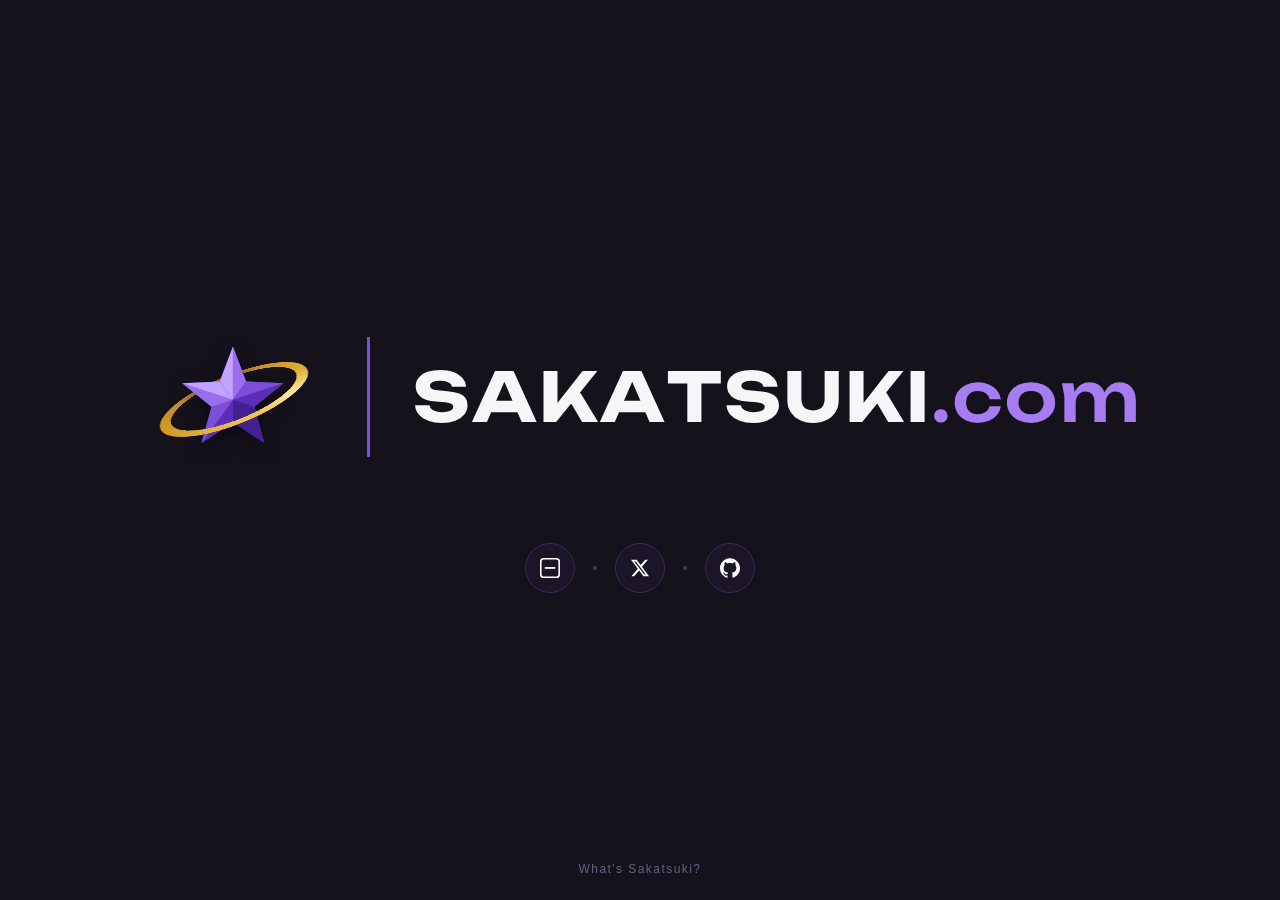
<file: public/index.html>
<!DOCTYPE html>
<html lang="ja">
<head>
<meta charset="utf-8">
<meta name="viewport" content="width=device-width, initial-scale=1">
<title>Sakatsuki.com</title>
<meta name="description" content="Miyu Sakatsuki's Website">
<link rel="icon" type="image/svg+xml" href="data:image/svg+xml,%3Csvg xmlns='http://www.w3.org/2000/svg' viewBox='0 0 64 64'%3E%3Cdefs%3E%3ClinearGradient id='g' x1='0.2' y1='0' x2='0.8' y2='1'%3E%3Cstop offset='0' stop-color='%23F7D374'/%3E%3Cstop offset='1' stop-color='%23D19A28'/%3E%3C/linearGradient%3E%3C/defs%3E%3Cellipse cx='32' cy='32' rx='28' ry='8.5' transform='rotate(-22 32 32)' fill='none' stroke='%235B2DB8' stroke-width='4.5'/%3E%3Cpolygon points='32,14 36.7,26.53 50.07,27.13 39.61,35.47 43.17,48.37 32,41 20.83,48.37 24.39,35.47 13.93,27.13 27.3,26.53' fill='url(%23g)' stroke='%23B9831C' stroke-linejoin='round'/%3E%3Cpath d='M4 32A28 8.5 0 0 0 60 32' transform='rotate(-22 32 32)' fill='none' stroke='%237B4FD6' stroke-width='4.5' stroke-linecap='round'/%3E%3C/svg%3E">
<link rel="stylesheet" href="css/style.css">
</head>
<body>
<main>
  <div class="sky" aria-hidden="true">
    <span></span><span></span><span></span><span></span><span></span>
  </div>
  <div class="content">
    <div class="brand">
      <div class="emblem" aria-hidden="true">
        <div class="tilt"><div class="ring"></div></div>
        <div class="star"><i></i><i></i><i></i><i></i><i></i><i></i><i></i><i></i><i></i><i></i><i></i></div>
      </div>
      <div class="divider"></div>
      <h1 class="logo">SAKATSUKI.com</h1>
    </div>
    <nav class="links">
      <a href="https://sakatsuki.blog/" aria-label="EmDash"><svg width="20" height="20" viewBox="0 0 75 75" fill="none" aria-hidden="true"><rect x="3" y="3" width="69" height="69" rx="10.518" stroke="currentColor" stroke-width="6"/><rect x="18" y="34" width="39.3661" height="6.56101" fill="currentColor"/></svg></a>
      <div class="dot"></div>
      <a href="https://x.com/miyu_dev" aria-label="X"><svg width="18" height="18" viewBox="0 0 24 24" fill="currentColor" aria-hidden="true"><path d="M18.901 1.153h3.68l-8.04 9.19L24 22.846h-7.406l-5.8-7.584-6.638 7.584H.474l8.6-9.83L0 1.154h7.594l5.243 6.932ZM17.61 20.644h2.039L6.486 3.24H4.298Z"/></svg></a>
      <div class="dot"></div>
      <a href="https://github.com/Miyu-dev" aria-label="GitHub"><svg width="20" height="20" viewBox="0 0 24 24" fill="currentColor" aria-hidden="true"><path d="M12 .297c-6.63 0-12 5.373-12 12 0 5.303 3.438 9.8 8.205 11.385.6.113.82-.258.82-.577 0-.285-.01-1.04-.015-2.04-3.338.724-4.042-1.61-4.042-1.61C4.422 18.07 3.633 17.7 3.633 17.7c-1.087-.744.084-.729.084-.729 1.205.084 1.838 1.236 1.838 1.236 1.07 1.835 2.809 1.305 3.495.998.108-.776.417-1.305.76-1.605-2.665-.3-5.466-1.332-5.466-5.93 0-1.31.465-2.38 1.235-3.22-.135-.303-.54-1.523.105-3.176 0 0 1.005-.322 3.3 1.23.96-.267 1.98-.399 3-.405 1.02.006 2.04.138 3 .405 2.28-1.552 3.285-1.23 3.285-1.23.645 1.653.24 2.873.12 3.176.765.84 1.23 1.91 1.23 3.22 0 4.61-2.805 5.625-5.475 5.92.42.36.81 1.096.81 2.22 0 1.606-.015 2.896-.015 3.286 0 .315.21.69.825.57C20.565 22.092 24 17.592 24 12.297c0-6.627-5.373-12-12-12"/></svg></a>
    </nav>
  </div>
  <a class="about" href="/about">What's Sakatsuki?</a>
</main>
</body>
</html>
</file>
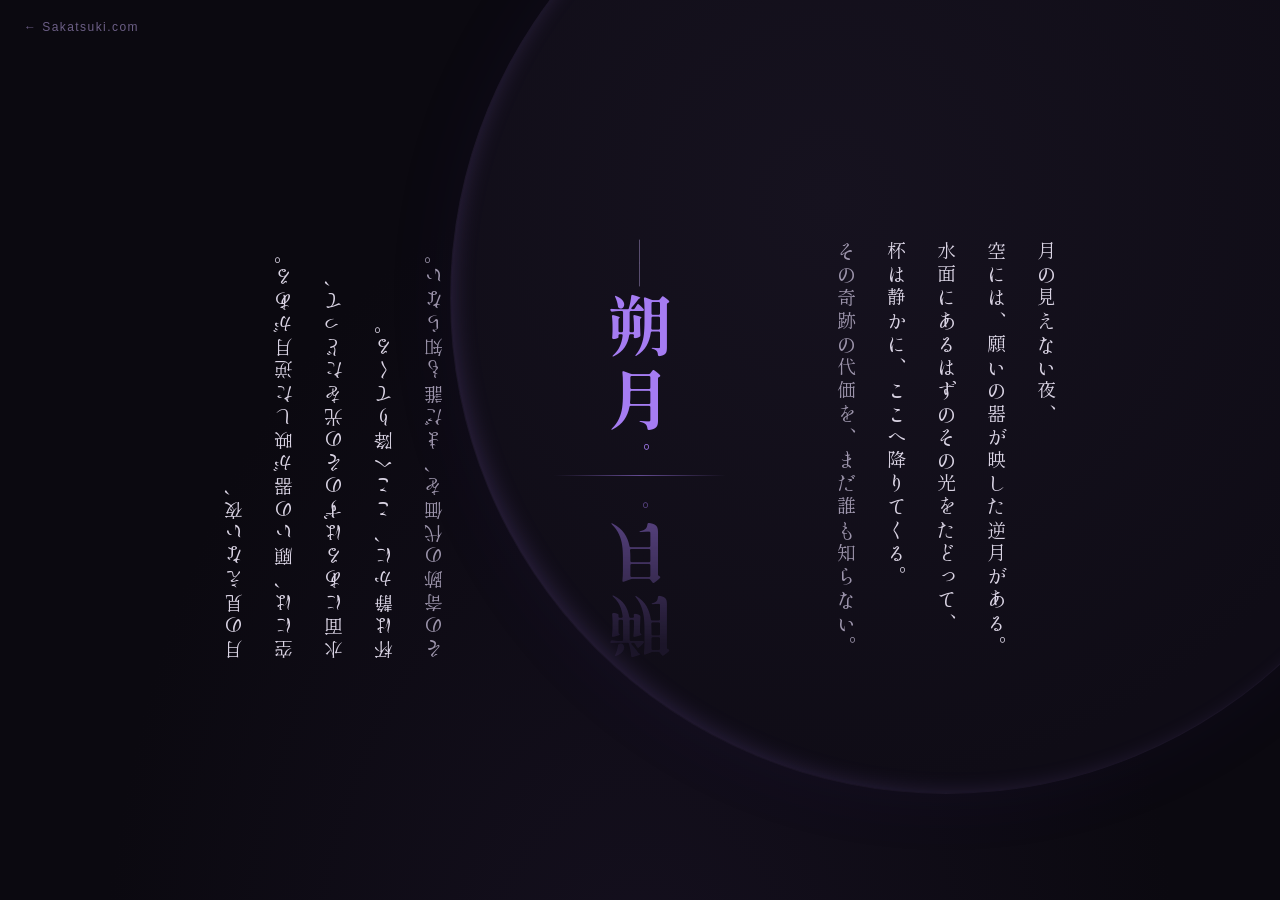
<file: public/about.html>
<!DOCTYPE html>
<html lang="ja">
<head>
<meta charset="utf-8">
<meta name="viewport" content="width=device-width, initial-scale=1">
<title>What's Sakatsuki? | Sakatsuki.com</title>
<meta name="description" content="Miyu Sakatsuki's Website">
<link rel="icon" type="image/svg+xml" href="data:image/svg+xml,%3Csvg xmlns='http://www.w3.org/2000/svg' viewBox='0 0 64 64'%3E%3Cdefs%3E%3ClinearGradient id='g' x1='0.2' y1='0' x2='0.8' y2='1'%3E%3Cstop offset='0' stop-color='%23F7D374'/%3E%3Cstop offset='1' stop-color='%23D19A28'/%3E%3C/linearGradient%3E%3C/defs%3E%3Cellipse cx='32' cy='32' rx='28' ry='8.5' transform='rotate(-22 32 32)' fill='none' stroke='%235B2DB8' stroke-width='4.5'/%3E%3Cpolygon points='32,14 36.7,26.53 50.07,27.13 39.61,35.47 43.17,48.37 32,41 20.83,48.37 24.39,35.47 13.93,27.13 27.3,26.53' fill='url(%23g)' stroke='%23B9831C' stroke-linejoin='round'/%3E%3Cpath d='M4 32A28 8.5 0 0 0 60 32' transform='rotate(-22 32 32)' fill='none' stroke='%237B4FD6' stroke-width='4.5' stroke-linecap='round'/%3E%3C/svg%3E">
<link rel="preconnect" href="https://fonts.googleapis.com">
<link rel="preconnect" href="https://fonts.gstatic.com" crossorigin>
<link rel="stylesheet" href="https://fonts.googleapis.com/css2?family=Shippori+Mincho+B1:wght@400;800&display=swap&text=月の見えない夜、空には願器が映した逆ある。水面ずそ光をどって杯静かこへ降りく奇跡代価まだ誰も知ら—朔">
<link rel="stylesheet" href="css/about.css">
</head>
<body>
<main>
  <a class="home" href="/">← Sakatsuki.com</a>
  <div class="moon" aria-hidden="true"></div>
  <div class="columns">
    <div class="verse mirror" aria-hidden="true">
      <p>月の見えない夜、</p>
      <p>空には、願いの器が映した逆月がある。</p>
      <p>水面にあるはずのその光をたどって、</p>
      <p>杯は静かに、ここへ降りてくる。</p>
      <p>その奇跡の代価を、まだ誰も知らない。</p>
    </div>
    <div class="title">
      <h1><span class="dash">——</span><b>朔月</b>。</h1>
      <span class="line" aria-hidden="true"></span>
      <span class="reflection" aria-hidden="true"><b>朔月</b>。</span>
    </div>
    <article class="verse">
      <p>月の見えない夜、</p>
      <p>空には、願いの器が映した逆月がある。</p>
      <p>水面にあるはずのその光をたどって、</p>
      <p>杯は静かに、ここへ降りてくる。</p>
      <p>その奇跡の代価を、まだ誰も知らない。</p>
    </article>
  </div>
</main>
</body>
</html>
</file>
<file: public/css/style.css>
body {
  margin: 0;
  background: #15121C;
  color: #F6F5F8;
  font-family: Helvetica, Arial, sans-serif;
}
a { color: #F2C55A; }
a:hover { color: #FFFFFF; }

main {
  position: relative;
  overflow: hidden;
  min-height: 100vh;
  display: flex;
  align-items: center;
  justify-content: center;
  padding: 40px 24px;
  box-sizing: border-box;
}

.sky {
  position: absolute;
  inset: 0;
  overflow: hidden;
  pointer-events: none;
}
.sky span {
  position: absolute;
  left: var(--x);
  top: var(--y);
  width: var(--w);
  height: 1.5px;
  border-radius: 1px;
  background: linear-gradient(to right, transparent, var(--c, #FFFFFF));
  box-shadow: calc(var(--w) / 2) 0 3px rgba(255, 231, 163, 0.35);
  transform-origin: 0 0;
  opacity: 0;
  animation: meteor var(--dur) linear var(--delay) infinite;
}
.sky span:nth-child(1) { --x: 70%; --y: 8%;  --w: 56px; --dur: 9s;  --delay: 1s; }
.sky span:nth-child(2) { --x: 86%; --y: 22%; --w: 40px; --dur: 13s; --delay: 4.5s; --c: #FFE7A3; }
.sky span:nth-child(3) { --x: 54%; --y: 5%;  --w: 64px; --dur: 11s; --delay: 7.5s; }
.sky span:nth-child(4) { --x: 96%; --y: 46%; --w: 36px; --dur: 15s; --delay: 2.5s; --c: #FFE7A3; }
.sky span:nth-child(5) { --x: 38%; --y: 14%; --w: 48px; --dur: 17s; --delay: 11s; }

.content {
  position: relative;
  display: flex;
  flex-direction: column;
  align-items: center;
  gap: 56px;
}
.brand {
  display: flex;
  align-items: center;
  justify-content: center;
  flex-wrap: wrap;
  gap: 44px;
}
.divider {
  flex: none;
  width: 3px;
  height: 120px;
  background: #7B4FD6;
}

.emblem {
  position: relative;
  flex: none;
  width: 180px;
  height: 180px;
  perspective: 700px;
  transform-style: preserve-3d; /* リングと星を同じ3D空間に置き、リングが星の前後を回るようにする */
}
.tilt {
  position: absolute;
  inset: 0;
  transform-style: preserve-3d;
  transform: rotateZ(-22deg) rotateX(72deg);
  animation: ringTilt 4.5s ease-in-out infinite alternate;
}
.ring {
  --edge: radial-gradient(farthest-side, transparent calc(100% - 12px), #000 calc(100% - 12px));
  position: absolute;
  left: 11px;
  top: 11px;
  width: 158px;
  height: 158px;
  border-radius: 50%;
  background: conic-gradient(from 0deg, #B9831C, #E2AE3C 25%, #FFE7A3 38%, #F2C55A 46%, #D19A28 70%, #B9831C);
  -webkit-mask: var(--edge);
  mask: var(--edge);
  animation: ringSpin 3.2s linear infinite;
}
.star {
  position: absolute;
  inset: 0;
  transform: translateZ(0);
  filter: drop-shadow(0 6px 10px rgba(0, 0, 0, 0.5));
  animation: starFloat 3.6s ease-in-out infinite alternate;
}
.star i {
  position: absolute;
  inset: 0;
}

.star i:nth-child(1)  { background: #6A3CC8; clip-path: polygon(50% 21.9%, 57.34% 41.45%, 78.23% 42.39%, 61.89% 55.42%, 67.45% 75.58%, 50% 64.06%, 32.55% 75.58%, 38.11% 55.42%, 21.77% 42.39%, 42.66% 41.45%); }
.star i:nth-child(2)  { background: #C2A3FF; clip-path: polygon(50% 51.56%, 42.66% 41.45%, 50% 21.9%); }
.star i:nth-child(3)  { background: #9A6FEE; clip-path: polygon(50% 51.56%, 50% 21.9%, 57.34% 41.45%); }
.star i:nth-child(4)  { background: #7B4FD6; clip-path: polygon(50% 51.56%, 57.34% 41.45%, 78.23% 42.39%); }
.star i:nth-child(5)  { background: #5B2DB8; clip-path: polygon(50% 51.56%, 78.23% 42.39%, 61.89% 55.42%); }
.star i:nth-child(6)  { background: #43208F; clip-path: polygon(50% 51.56%, 61.89% 55.42%, 67.45% 75.58%); }
.star i:nth-child(7)  { background: #43208F; clip-path: polygon(50% 51.56%, 67.45% 75.58%, 50% 64.06%); }
.star i:nth-child(8)  { background: #5B2DB8; clip-path: polygon(50% 51.56%, 50% 64.06%, 32.55% 75.58%); }
.star i:nth-child(9)  { background: #7B4FD6; clip-path: polygon(50% 51.56%, 32.55% 75.58%, 38.11% 55.42%); }
.star i:nth-child(10) { background: #9A6FEE; clip-path: polygon(50% 51.56%, 38.11% 55.42%, 21.77% 42.39%); }
.star i:nth-child(11) { background: #C2A3FF; clip-path: polygon(50% 51.56%, 21.77% 42.39%, 42.66% 41.45%); }

.logo {
  margin: 0;
  font-size: min(clamp(36px, 6vw, 68px), calc((100vw - 48px) / 10.634));
  width: 10.634em;
  aspect-ratio: 1063.4 / 78.2;
  overflow: hidden;
  text-indent: 200%;
  white-space: nowrap;
  background: url("data:image/svg+xml,%3Csvg viewBox='3.6 -76.6 1063.4 78.2' xmlns='http://www.w3.org/2000/svg'%3E%3Cpath fill='%23F6F5F8' d='M3.6-24.6L3.6-24.6L24.7-24.6Q25.2-21.5 27.6-19.2Q30-16.9 34.1-15.7Q38.1-14.4 43.6-14.4L43.6-14.4Q51.2-14.4 55.6-16.4Q60-18.3 60-22.1L60-22.1Q60-25 57.5-26.6Q55-28.2 47.9-28.9L47.9-28.9L33.9-30.2Q18.4-31.6 11.4-37.3Q4.4-42.9 4.4-52.5L4.4-52.5Q4.4-60.3 9.0-65.7Q13.5-71.1 21.8-73.9Q30-76.6 41-76.6L41-76.6Q51.8-76.6 60.2-73.5Q68.6-70.5 73.5-64.9Q78.5-59.3 78.9-51.9L78.9-51.9L57.9-51.9Q57.5-54.6 55.4-56.6Q53.2-58.5 49.5-59.6Q45.8-60.6 40.6-60.6L40.6-60.6Q33.6-60.6 29.5-58.8Q25.4-56.9 25.4-53.3L25.4-53.3Q25.4-50.7 27.9-49.1Q30.3-47.5 36.7-46.9L36.7-46.9L51.6-45.4Q62.3-44.4 68.7-42.0Q75.1-39.5 78-35.2Q80.9-30.9 80.9-24.5L80.9-24.5Q80.9-16.6 76.2-10.8Q71.5-4.9 63-1.7Q54.5 1.6 43.2 1.6L43.2 1.6Q31.6 1.6 22.8-1.7Q13.9-4.9 8.9-10.9Q3.9-16.8 3.6-24.6ZM160.6-14.4L108.9-14.4L108.9-31.1L160.6-31.1L160.6-14.4ZM121.5-75L148.8-75L182.9 0L160.8 0L132.2-66.2L138.2-66.2L109.5 0L87.4 0L121.5-75ZM211.7 0L193 0L193-75L213.6-75L213.6-16.5L208.1-20.8L250.6-75L272.5-75L211.7 0ZM250 0L228.8-35.8L244-48.4L273.5 0L250 0ZM349.3-14.4L297.6-14.4L297.6-31.1L349.3-31.1L349.3-14.4ZM310.2-75L337.5-75L371.6 0L349.5 0L320.9-66.2L326.9-66.2L298.2 0L276.1 0L310.2-75ZM405.2 0L405.2-65.9L426-65.9L426 0L405.2 0ZM376.6-56.6L376.6-75L454.6-75L454.6-56.6L376.6-56.6ZM463.1-24.6L463.1-24.6L484.2-24.6Q484.7-21.5 487.1-19.2Q489.5-16.9 493.6-15.7Q497.6-14.4 503.1-14.4L503.1-14.4Q510.7-14.4 515.1-16.4Q519.5-18.3 519.5-22.1L519.5-22.1Q519.5-25 517-26.6Q514.5-28.2 507.4-28.9L507.4-28.9L493.4-30.2Q477.9-31.6 470.9-37.3Q463.9-42.9 463.9-52.5L463.9-52.5Q463.9-60.3 468.4-65.7Q473-71.1 481.3-73.9Q489.5-76.6 500.5-76.6L500.5-76.6Q511.3-76.6 519.7-73.5Q528.1-70.5 533.0-64.9Q538-59.3 538.4-51.9L538.4-51.9L517.4-51.9Q517-54.6 514.9-56.6Q512.7-58.5 509-59.6Q505.3-60.6 500.1-60.6L500.1-60.6Q493.1-60.6 489-58.8Q484.9-56.9 484.9-53.3L484.9-53.3Q484.9-50.7 487.4-49.1Q489.8-47.5 496.2-46.9L496.2-46.9L511.1-45.4Q521.8-44.4 528.2-42.0Q534.6-39.5 537.5-35.2Q540.4-30.9 540.4-24.5L540.4-24.5Q540.4-16.6 535.7-10.8Q531-4.9 522.5-1.7Q514 1.6 502.7 1.6L502.7 1.6Q491.1 1.6 482.3-1.7Q473.4-4.9 468.4-10.9Q463.4-16.8 463.1-24.6ZM573.5-75L573.5-33.5Q573.5-28.4 575.4-24.7Q577.4-20.9 581.3-18.9Q585.1-16.9 590.7-16.9L590.7-16.9Q596.4-16.9 600.2-18.9Q604-20.9 605.9-24.7Q607.8-28.4 607.8-33.5L607.8-33.5L607.8-75L628.6-75L628.6-32.5Q628.6-22.2 623.8-14.6Q619.1-6.9 610.6-2.7Q602.1 1.6 590.7 1.6L590.7 1.6Q579.4 1.6 570.8-2.7Q562.3-6.9 557.5-14.6Q552.8-22.2 552.8-32.5L552.8-32.5L552.8-75L573.5-75ZM663.3 0L644.6 0L644.6-75L665.2-75L665.2-16.5L659.7-20.8L702.2-75L724.1-75L663.3 0ZM701.6 0L680.4-35.8L695.6-48.4L725.1 0L701.6 0ZM734.6 0L734.6-75L755.3-75L755.3 0L734.6 0Z'/%3E%3Cpath fill='%23A57CF2' d='M779.2 0.9L779.2 0.9Q776.5 0.9 774.3-0.4Q772-1.7 770.7-4.0Q769.4-6.2 769.4-8.9L769.4-8.9Q769.4-11.7 770.7-14.0Q772-16.2 774.3-17.5Q776.5-18.8 779.2-18.8L779.2-18.8Q782-18.8 784.3-17.5Q786.5-16.2 787.8-14.0Q789.1-11.7 789.1-8.9L789.1-8.9Q789.1-6.2 787.8-4.0Q786.5-1.7 784.3-0.4Q782 0.9 779.2 0.9ZM851.1-23.2L867.8-23.2Q866.8-15.9 862.1-10.3Q857.5-4.7 850.2-1.6Q842.9 1.5 833.9 1.5L833.9 1.5Q823.7 1.5 815.9-2.3Q808.2-6 803.8-12.8Q799.5-19.6 799.5-28.4L799.5-28.4Q799.5-37.3 803.8-44.1Q808.2-50.8 815.9-54.6Q823.7-58.4 833.9-58.4L833.9-58.4Q842.9-58.4 850.2-55.3Q857.5-52.1 862.1-46.6Q866.8-41 867.8-33.6L867.8-33.6L851.1-33.6Q849.8-39.4 845.1-42.6Q840.5-45.7 833.9-45.7L833.9-45.7Q828.6-45.7 824.6-43.7Q820.7-41.6 818.6-37.8Q816.5-33.9 816.5-28.4L816.5-28.4Q816.5-23 818.6-19.2Q820.7-15.3 824.6-13.3Q828.6-11.2 833.9-11.2L833.9-11.2Q840.6-11.2 845.2-14.5Q849.9-17.8 851.1-23.2L851.1-23.2ZM912.4 1.5L912.4 1.5Q901.8 1.5 893.8-2.3Q885.8-6 881.3-12.8Q876.8-19.5 876.8-28.4L876.8-28.4Q876.8-37.4 881.3-44.2Q885.8-50.9 893.8-54.7Q901.8-58.4 912.4-58.4L912.4-58.4Q923.0-58.4 931.0-54.7Q939.0-50.9 943.4-44.2Q947.9-37.4 947.9-28.4L947.9-28.4Q947.9-19.5 943.4-12.8Q939.0-6 931.0-2.3Q923.0 1.5 912.4 1.5ZM912.4-11.2L912.4-11.2Q918.2-11.2 922.3-13.3Q926.5-15.4 928.7-19.3Q931.0-23.1 931.0-28.4L931.0-28.4Q931.0-33.8 928.7-37.6Q926.5-41.5 922.3-43.6Q918.2-45.7 912.4-45.7L912.4-45.7Q906.7-45.7 902.5-43.6Q898.3-41.5 896.0-37.6Q893.8-33.8 893.8-28.4L893.8-28.4Q893.8-23.1 896.0-19.3Q898.3-15.4 902.5-13.3Q906.7-11.2 912.4-11.2ZM961.5-37.7L957.9-56.9L974.6-56.9L978.2-35.2L978.2 0L961.5 0L961.5-37.7ZM998.5-58.4L998.5-58.4Q1006.1-58.4 1011.5-55.2Q1016.9-51.9 1019.7-45.9Q1022.6-39.9 1022.6-31.6L1022.6-31.6L1022.6 0L1005.9 0L1005.9-29.1Q1005.9-36.8 1002.5-40.8Q999.2-44.7 992.8-44.7L992.8-44.7Q988.3-44.7 985.0-42.6Q981.7-40.4 979.9-36.6Q978.2-32.8 978.2-27.5L978.2-27.5L972.7-30.4Q973.7-39.4 977.3-45.6Q980.9-51.8 986.3-55.1Q991.8-58.4 998.5-58.4ZM1042.8-58.4L1042.8-58.4Q1050.4-58.4 1055.8-55.2Q1061.3-51.9 1064.1-45.9Q1067.0-39.9 1067.0-31.6L1067.0-31.6L1067.0 0L1050.3 0L1050.3-29.1Q1050.3-36.8 1046.9-40.8Q1043.6-44.7 1037.2-44.7L1037.2-44.7Q1032.7-44.7 1029.4-42.6Q1026.1-40.4 1024.3-36.6Q1022.6-32.8 1022.6-27.5L1022.6-27.5L1017.1-30.4Q1018.1-39.4 1021.7-45.6Q1025.3-51.8 1030.7-55.1Q1036.2-58.4 1042.8-58.4Z'/%3E%3C/svg%3E") center / contain no-repeat;
}

.links {
  display: flex;
  align-items: center;
  gap: 18px;
}
.links a {
  display: flex;
  align-items: center;
  justify-content: center;
  width: 48px;
  height: 48px;
  border-radius: 50%;
  border: 1px solid #3A2C5C;
  background: rgba(123, 79, 214, 0.06);
  color: #FFFFFF;
  transition: color .2s, border-color .2s, transform .2s;
}
.links a:hover {
  border-color: #7B4FD6;
  transform: translateY(-2px);
}
.dot {
  width: 4px;
  height: 4px;
  border-radius: 50%;
  background: #4A3F5E;
}

.about {
  position: absolute;
  bottom: 24px;
  left: 50%;
  transform: translateX(-50%);
  font-size: 12px;
  letter-spacing: 0.12em;
  color: #6C5F86;
  text-decoration: none;
  white-space: nowrap;
  transition: color .2s;
}
.about:hover { color: #C2A3FF; }

@media (max-width: 640px) {
  .brand { flex-direction: column; gap: 32px; }
  .divider { width: 120px; height: 3px; }
}

@keyframes ringSpin {
  to { transform: rotateZ(360deg); }
}
@keyframes ringTilt {
  from { transform: rotateZ(-22deg) rotateY(-28deg) rotateX(72deg); }
  to   { transform: rotateZ(-22deg) rotateY(28deg) rotateX(72deg); }
}
@keyframes starFloat {
  from { transform: translateZ(0) translateY(-3px) rotateY(-14deg) rotateZ(-3deg); }
  to   { transform: translateZ(0) translateY(3px) rotateY(14deg) rotateZ(3deg); }
}
@keyframes meteor {
  0%   { transform: rotate(155deg) translateX(0); opacity: 0; }
  2%   { opacity: 0.9; }
  9%   { transform: rotate(155deg) translateX(380px); opacity: 0; }
  100% { transform: rotate(155deg) translateX(380px); opacity: 0; }
}
@media (prefers-reduced-motion: reduce) {
  .sky span, .tilt, .ring, .star { animation: none !important; }
}
</file>
<file: public/css/about.css>
body {
  margin: 0;
  background: #0B0910;
  color: #E6E1EE;
}
a { color: #A57CF2; }
a:hover { color: #C2A3FF; }

main {
  --fs: max(10px, min(1.5vw, 24px, calc((100vh - 128px) / 30)));
  position: relative;
  overflow: hidden;
  min-height: 100vh;
  display: flex;
  align-items: center;
  justify-content: center;
  padding: 64px 24px;
  box-sizing: border-box;
  background: radial-gradient(ellipse at 50% 120%, #15101F 0%, #0B0910 60%);
  font-family: 'Shippori Mincho B1', serif;
}

.home {
  position: absolute;
  z-index: 1;
  top: 20px;
  left: 24px;
  font-family: Helvetica, Arial, sans-serif;
  font-size: 12px;
  letter-spacing: 0.12em;
  color: #6C5F86;
  text-decoration: none;
  transition: color .2s;
}
.home:hover { color: #C2A3FF; }

.moon {
  position: absolute;
  right: -18vmin;
  top: -22vmin;
  width: 110vmin;
  height: 110vmin;
  border-radius: 50%;
  border: 1px solid rgba(165, 124, 242, 0.07);
  background: radial-gradient(circle at 38% 40%, #16121F 0%, #0F0C16 70%);
  box-shadow: inset 10px -6px 24px -10px rgba(165, 124, 242, 0.22), 0 0 80px rgba(91, 45, 184, 0.06);
  pointer-events: none;
}

.columns {
  position: relative;
  display: flex;
  align-items: center;
  justify-content: center;
  gap: clamp(20px, 5vw, 96px);
}

.verse {
  writing-mode: vertical-rl;
  font-size: var(--fs);
  line-height: 2.6;
  letter-spacing: 0.22em;
  color: #D9D3E3;
  white-space: nowrap;
}
.verse p { margin: 0; }
.verse p:last-child {
  margin-left: 1.6em;
  color: #9C94AB;
}
.verse.mirror { transform: rotate(180deg); }

.title {
  writing-mode: vertical-rl;
  font-size: var(--fs);
  line-height: 1;
  display: flex;
  align-items: center;
  white-space: nowrap;
}
.title h1,
.title .reflection {
  display: flex;
  align-items: center;
  gap: 0.3em;
  margin: 0;
  font-size: 1em;
  font-weight: 400;
  color: #A57CF2;
}
.title .dash {
  font-size: 1.2em;
  color: #6C5F86;
}
.title b {
  font-size: 3.4em;
  font-weight: 800;
  letter-spacing: 0.12em;
}
.title .line {
  writing-mode: horizontal-tb;
  width: 9em;
  height: 1px;
  margin: 0.7em 0;
  background: linear-gradient(to right, transparent, rgba(165, 124, 242, 0.55), transparent);
}
.title .reflection {
  --fade: linear-gradient(to top, rgba(0, 0, 0, 0.55), rgba(0, 0, 0, 0.08) 90%);
  transform: scaleY(-1);
  filter: blur(0.4px);
  -webkit-mask: var(--fade);
  mask: var(--fade);
}

@media (max-width: 640px) {
  main { --fs: min(17px, calc((100vw - 68px) / 19.5)); }
  .verse.mirror { display: none; }
  .title .line { width: 4.5em; }
}
</file>
